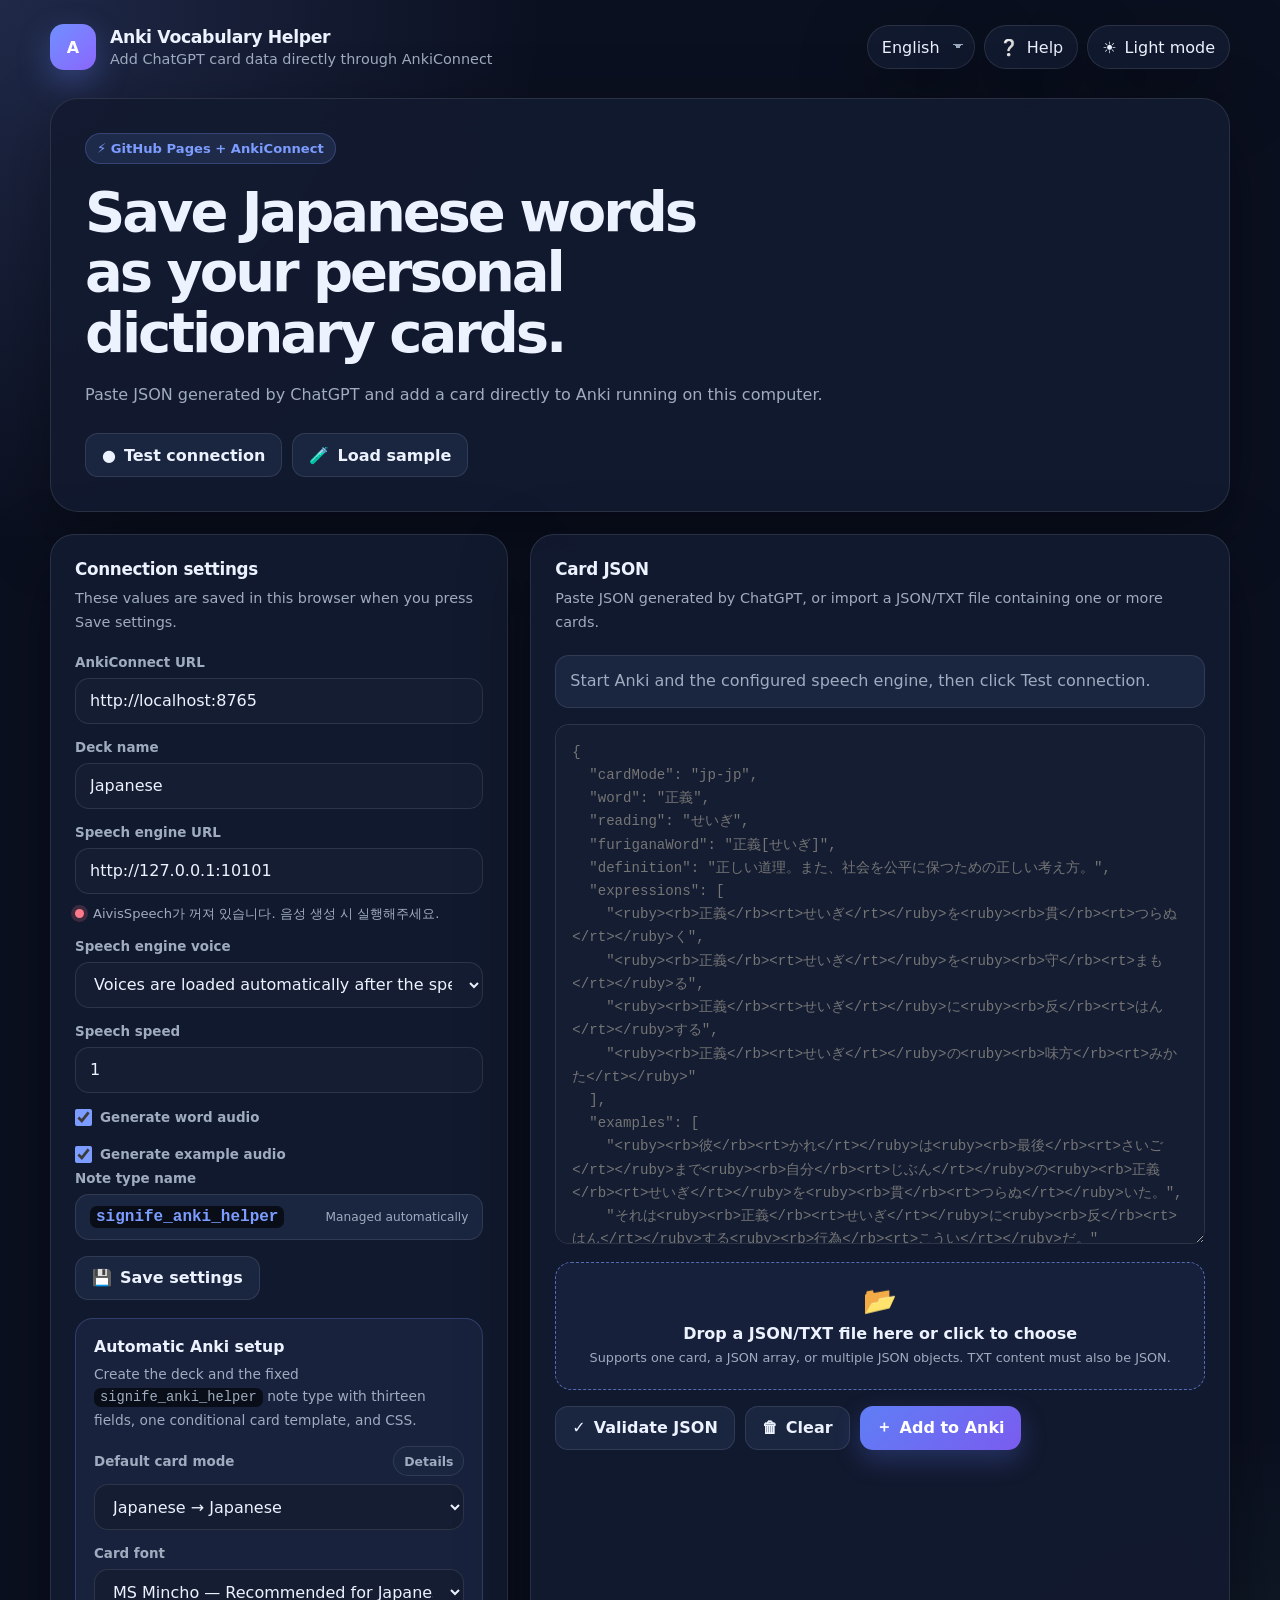
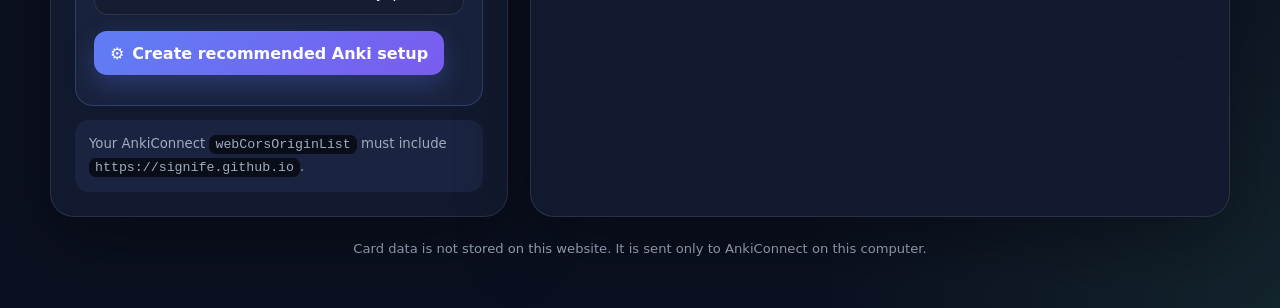
<file: index.html>
<!DOCTYPE html>
<html lang="en" data-theme="dark">
<head>
  <meta charset="UTF-8" />
  <meta name="viewport" content="width=device-width, initial-scale=1.0" />
  <meta name="color-scheme" content="dark light" />
  <title>Anki Vocabulary Helper</title>

  <link rel="stylesheet" href="./css/style.css" />

</head>

<body>
  <main class="page-shell">
    <header class="topbar">
      <div class="brand">
        <div class="brand-mark">A</div>
        <div>
          <h1>Anki Vocabulary Helper</h1>
          <p data-i18n="brandSubtitle">Add ChatGPT card data directly through AnkiConnect</p>
        </div>
      </div>

      <div class="toolbar">
        <select id="languageSelect" class="toolbar-control" aria-label="Language">
          <option value="en">English</option>
          <option value="ko">한국어</option>
          <option value="ja">日本語</option>
          <option value="zh">中文</option>
        </select>

        <button id="helpBtn" class="toolbar-control" type="button">
          <span>❔</span>
          <span class="hide-mobile" data-i18n="help">Help</span>
        </button>

        <button id="themeToggle" class="toolbar-control" type="button" aria-label="Theme">
          <span id="themeIcon">☀️</span>
          <span id="themeLabel" class="hide-mobile">Light mode</span>
        </button>
      </div>
    </header>

    <section class="hero">
      <div class="hero-badge">⚡ GitHub Pages + AnkiConnect</div>
      <h2 data-i18n-html="heroTitle">Save Japanese words<br />as your personal dictionary cards.</h2>
      <p data-i18n="heroDescription">
        Paste JSON generated by ChatGPT and add a card directly to Anki running on this computer.
      </p>

      <div class="hero-actions">
        <button id="testConnectionBtn" class="btn btn-secondary connection-button" type="button">
          <span id="connectionIcon">●</span>
          <span data-i18n="testConnection">Test connection</span>
        </button>
        <button id="loadSampleBtn" class="btn btn-secondary" type="button">
          🧪 <span data-i18n="loadSample">Load sample</span>
        </button>
      </div>
    </section>

    <section class="grid">
      <aside class="card">
        <h3 data-i18n="connectionSettings">Connection settings</h3>
        <p class="card-description" data-i18n="settingsDescription">
          These values are saved in this browser when you press Save settings.
        </p>

        <div class="form-group">
          <label for="ankiUrl" data-i18n="ankiUrl">AnkiConnect URL</label>
          <input id="ankiUrl" type="text" value="http://localhost:8765" />
        </div>

        <div class="form-group">
          <label for="deckName" data-i18n="deckName">Deck name</label>
          <input id="deckName" type="text" value="Japanese" />
        </div>

        <div class="form-group">
          <label for="speechEngineUrl" data-i18n="speechEngineUrl">Speech engine URL</label>
          <input
            id="speechEngineUrl"
            type="text"
            value=""
            placeholder="Loaded from config.js"
            autocomplete="off"
          />
          <div id="speechEngineStatus" class="voicevox-status speech-engine-status">
            <span class="voicevox-dot"></span>
            <span id="speechEngineStatusText" data-i18n="speechEngineChecking">
              Checking the speech engine…
            </span>
          </div>
        </div>

        <div class="form-group">
          <label for="speechEngineSpeaker" data-i18n="speechEngineVoice">Speech engine voice</label>
          <select id="speechEngineSpeaker" class="form-select">
            <option value="" data-i18n="speechEngineVoicePlaceholder">
              Voices are loaded automatically after the speech engine starts
            </option>
          </select>
        </div>

        <div class="form-group">
          <label for="speechEngineSpeed" data-i18n="speechSpeed">Speech speed</label>
          <input id="speechEngineSpeed" type="number" min="0.5" max="2" step="0.05" value="1" />
        </div>

        <div class="checkbox-row">
          <label class="checkbox-item">
            <input id="generateWordAudio" type="checkbox" checked />
            <span>Generate word audio</span>
          </label>
          <label class="checkbox-item">
            <input id="generateExampleAudio" type="checkbox" checked />
            <span>Generate example audio</span>
          </label>
        </div>

        <div class="form-group">
          <label data-i18n="modelName">Note type name</label>
          <div class="system-value">
            <code>signife_anki_helper</code>
            <span data-i18n="managedAutomatically">Managed automatically</span>
          </div>
        </div>

        <div class="button-row">
          <button id="saveSettingsBtn" class="btn btn-secondary" type="button">
            💾 <span data-i18n="saveSettings">Save settings</span>
          </button>
        </div>

        <div class="setup-box">
          <h4 data-i18n="automaticSetupTitle">Automatic Anki setup</h4>
          <p data-i18n-html="automaticSetupDescription">
            Create the deck and the fixed <code>signife_anki_helper</code> note type with thirteen fields, one conditional card template, and CSS.
          </p>

          <div class="form-group">
            <div class="label-row">
              <label for="cardMode" data-i18n="cardMode">Default card mode</label>

              <div class="details-wrap">
                <button class="details-button" type="button" data-i18n="details">Details</button>

                <div class="archetype-tooltip">
                  <h5 id="modeTooltipTitle">Japanese → Japanese</h5>
                  <p class="card-mode-help" data-i18n="cardModeHelp">
                    Each card uses CardMode: jp-jp shows the Japanese definition; jp-native shows the native-language meaning.
                  </p>

                  <div class="archetype-diagram">
                    <div class="archetype-card">
                      <strong data-i18n="front">Front</strong>
                      <div data-i18n-html="frontDiagram">Japanese word<br>Clickable kanji</div>
                    </div>

                    <div class="archetype-arrow">→</div>

                    <div class="archetype-card">
                      <strong data-i18n="back">Back</strong>
                      <div id="modeBackDiagram">
                        Japanese definition<br>
                        Expressions · Examples<br>
                        Synonyms
                      </div>
                    </div>
                  </div>
                </div>
              </div>
            </div>

            <select id="cardMode" class="form-select">
              <option value="jp-jp">Japanese → Japanese</option>
              <option value="jp-native">Japanese → My language</option>
            </select>
          </div>

          <div class="form-group">
            <label for="cardFont" data-i18n="cardFont">Card font</label>
            <select id="cardFont" class="form-select">
              <optgroup label="Recommended">
                <option value="ms-mincho" selected>MS Mincho — Recommended for Japanese</option>
              </optgroup>
              <optgroup label="Japanese">
                <option value="yu-mincho">Yu Mincho</option>
                <option value="meiryo">Meiryo</option>
                <option value="yu-gothic">Yu Gothic</option>
              </optgroup>
              <optgroup label="Korean">
                <option value="malgun-gothic">Malgun Gothic</option>
                <option value="batang">Batang</option>
              </optgroup>
              <optgroup label="Chinese">
                <option value="microsoft-yahei">Microsoft YaHei</option>
                <option value="simsun">SimSun</option>
              </optgroup>
              <optgroup label="English">
                <option value="segoe-ui">Segoe UI</option>
                <option value="arial">Arial</option>
                <option value="times-new-roman">Times New Roman</option>
              </optgroup>
            </select>
          </div>

          <button id="createSetupBtn" class="btn btn-primary" type="button">
            ⚙ <span data-i18n="createSetup">Create recommended Anki setup</span>
          </button>

          <div id="setupProgress" class="setup-progress" hidden>
            <div class="setup-progress-track">
              <div id="setupProgressBar" class="setup-progress-bar"></div>
            </div>
            <div id="setupProgressText" class="setup-progress-text">Ready</div>
          </div>

          <div id="setupResult" class="setup-result"></div>
        </div>

        <div class="mini-note" data-i18n-html="corsNote">
          Your AnkiConnect <code>webCorsOriginList</code> must include
          <code>https://signife.github.io</code>.
        </div>

        <div id="preview" class="preview" hidden>
          <div class="preview-header" data-i18n="cardPreview">Card preview</div>
          <div class="preview-body">
            <div id="previewWord" class="preview-word"></div>
            <div id="previewReading" class="preview-reading"></div>

            <div id="previewDefinitionSection" class="preview-section">
              <strong>Definition</strong>
              <div id="previewDefinition"></div>
            </div>

            <div id="previewNativeSection" class="preview-section">
              <strong data-i18n="nativeMeaning">Native meaning</strong>
              <div id="previewNativeMeaning"></div>
            </div>

            <div class="preview-section">
              <strong>Expressions</strong>
              <ul id="previewExpressions"></ul>
            </div>

            <div class="preview-section">
              <strong>Examples</strong>
              <ul id="previewExamples"></ul>
            </div>

            <div class="preview-section">
              <strong>Synonyms</strong>
              <ul id="previewSynonyms"></ul>
            </div>
          </div>
        </div>
      </aside>

      <section class="card">
        <h3 data-i18n="cardJson">Card JSON</h3>
        <p class="card-description" data-i18n="jsonDescription">
          Paste the JSON generated by ChatGPT. It will be validated automatically and previewed.
        </p>

        <div id="status" class="status status-inline" data-i18n="initialStatus" role="status" aria-live="polite">
          Start Anki and the configured speech engine, then check the connections.
        </div>

        <textarea id="jsonInput" spellcheck="false"></textarea>

        <div
          id="fileDropZone"
          class="file-drop-zone"
          role="button"
          tabindex="0"
          aria-controls="cardFileInput"
        >
          <input id="cardFileInput" type="file" accept=".json,.txt,application/json,text/plain" hidden />
          <span class="file-drop-icon">📂</span>
          <span class="file-drop-title" data-i18n="fileDropTitle">Drop a JSON/TXT file here or click to choose</span>
          <span class="file-drop-help" data-i18n="fileDropHelp">Supports one card, a JSON array, or multiple JSON objects. TXT content must also be JSON.</span>
        </div>
        <div id="fileInfo" class="file-info" hidden></div>

        <div class="button-row">
          <button id="validateBtn" class="btn btn-secondary" type="button">
            ✓ <span data-i18n="validateJson">Validate JSON</span>
          </button>
          <button id="clearBtn" class="btn btn-secondary" type="button">
            🗑 <span data-i18n="clear">Clear</span>
          </button>
          <button id="addBtn" class="btn btn-primary" type="button">
            <span id="addButtonIcon">＋</span>
            <span data-i18n="addToAnki">Add to Anki</span>
          </button>
        </div>
      </section>
    </section>

    <footer class="footer" data-i18n="privacyNote">
      Card data is not stored on this website. It is sent only to AnkiConnect on this computer.
    </footer>
  </main>

  <div id="operationModal" class="modal-backdrop" hidden>
    <section class="operation-dialog" role="dialog" aria-modal="true" aria-labelledby="operationTitle">
      <div id="operationSpinner" class="operation-spinner"></div>
      <div id="operationResultIcon" class="operation-result-icon" hidden></div>
      <h2 id="operationTitle">Adding card</h2>
      <p id="operationMessage">Preparing…</p>

      <div id="operationProgress" class="operation-progress" hidden>
        <div class="operation-progress-track">
          <div id="operationProgressBar" class="operation-progress-bar"></div>
        </div>
        <div id="operationProgressText" class="operation-progress-text">0%</div>
      </div>

    <pre id="operationDetails" class="operation-details" hidden></pre>
      <button id="operationCloseBtn" class="btn btn-secondary" type="button" hidden data-i18n="close">Close</button>
    </section>
  </div>

  <div id="helpModal" class="modal-backdrop" hidden>
    <section class="modal" role="dialog" aria-modal="true" aria-labelledby="helpTitle">
      <header class="modal-header">
        <h2 id="helpTitle" data-i18n="howToUse">How do I use this?</h2>
        <button id="closeHelpBtn" class="modal-close" type="button" aria-label="Close">✕</button>
      </header>

      <div class="modal-body">
        <div class="help-step">
          <div class="step-number">1</div>
          <div>
            <h3 data-i18n="helpStep1Title">Install Anki and AnkiConnect</h3>
            <p data-i18n="helpStep1Body">Install desktop Anki, then install the AnkiConnect add-on and restart Anki.</p>
            <div class="help-actions">
              <button id="openAnkiConnectBtn" class="btn btn-secondary" type="button" data-i18n="openAnkiConnect">Open AnkiConnect page</button>
              <button id="copyAnkiConnectCodeBtn" class="btn btn-secondary" type="button" data-i18n="copyAddonCode">Copy add-on code 2055492159</button>
            </div>
          </div>
        </div>

        <div class="help-step">
          <div class="step-number">2</div>
          <div>
            <h3 data-i18n="helpStep2Title">Allow this website in AnkiConnect</h3>
            <p data-i18n="helpStep2Body">Open Anki → Tools → Add-ons → AnkiConnect → Config. Add this GitHub Pages origin to webCorsOriginList, save, and restart Anki.</p>
            <div class="code-block">
              <button id="copyCorsBtn" class="copy-code" type="button" data-i18n="copy">Copy</button>
              <pre id="corsCode">{
  "webCorsOriginList": [
    "http://localhost",
    "https://signife.github.io"
  ]
}</pre>
            </div>
          </div>
        </div>

        <div class="help-step">
          <div class="step-number">3</div>
          <div>
            <h3 data-i18n="helpStep3Title">Install the speech engine</h3>
            <p data-i18n="helpStep3Body">Install the configured speech engine, launch it once, and add the voices you want to use.</p>
            <div class="help-actions">
              <button id="openSpeechEngineBtn" class="btn btn-secondary" type="button" data-i18n="openSpeechEngine">
                Open speech engine website
              </button>
            </div>
          </div>
        </div>

        <div class="help-step">
          <div class="step-number">4</div>
          <div>
            <h3 data-i18n="helpStep4Title">Allow this website in the speech engine</h3>
            <p data-i18n="helpStep4Body">Open the configured speech engine settings and allow https://signife.github.io when required.</p>
            <div class="help-actions">
              <button id="openSpeechEngineSettingBtn" class="btn btn-secondary" type="button" data-i18n="openSpeechEngineSetting">
                Open speech engine settings
              </button>
              <button id="copyOriginBtn" class="btn btn-secondary" type="button" data-i18n="copyOrigin">Copy https://signife.github.io</button>
            </div>
          </div>
        </div>

        <div class="help-step">
          <div class="step-number">5</div>
          <div>
            <h3 data-i18n="helpStep5Title">Start Anki and the speech engine</h3>
            <p data-i18n="helpStep5Body">When adding cards with audio, keep both desktop Anki and the configured speech engine running. A green check means both are ready.</p>
          </div>
        </div>

        <div class="help-step">
          <div class="step-number">6</div>
          <div>
            <h3 data-i18n="helpStep6Title">Create the recommended Anki setup once</h3>
            <p data-i18n="helpStep6Body">Choose the deck, card mode, font, voice, and speed. Press Create recommended Anki setup. It creates the signife_anki_helper note type with 18 fields and its templates.</p>
          </div>
        </div>

        <div class="help-step">
          <div class="step-number">7</div>
          <div>
            <h3 data-i18n="helpStep7Title">Ask GPT for card JSON</h3>
            <p data-i18n="helpStep7Body">Ask GPT to return only one card as valid JSON. reading and exampleReadings should contain full hiragana pronunciations so the speech engine does not misread kanji.</p>
            <div class="help-actions">
              <button id="copyPromptBtn" class="btn btn-secondary" type="button" data-i18n="copyPrompt">Copy GPT prompt</button>
            </div>
          </div>
        </div>

        <div class="help-step">
          <div class="step-number">8</div>
          <div>
            <h3 data-i18n="helpStep8Title">Paste the JSON and add the card</h3>
            <p data-i18n="helpStep8Body">Paste JSON or choose/drop a JSON/TXT file. A file may contain one card, a JSON array, or multiple JSON objects. Press Add to Anki; cards are processed one at a time and failures are listed at the end.</p>
          </div>
        </div>
      </div>
    </section>
  </div>

  <script type="module" src="./js/app.js"></script>

</body>
</html>
</file>
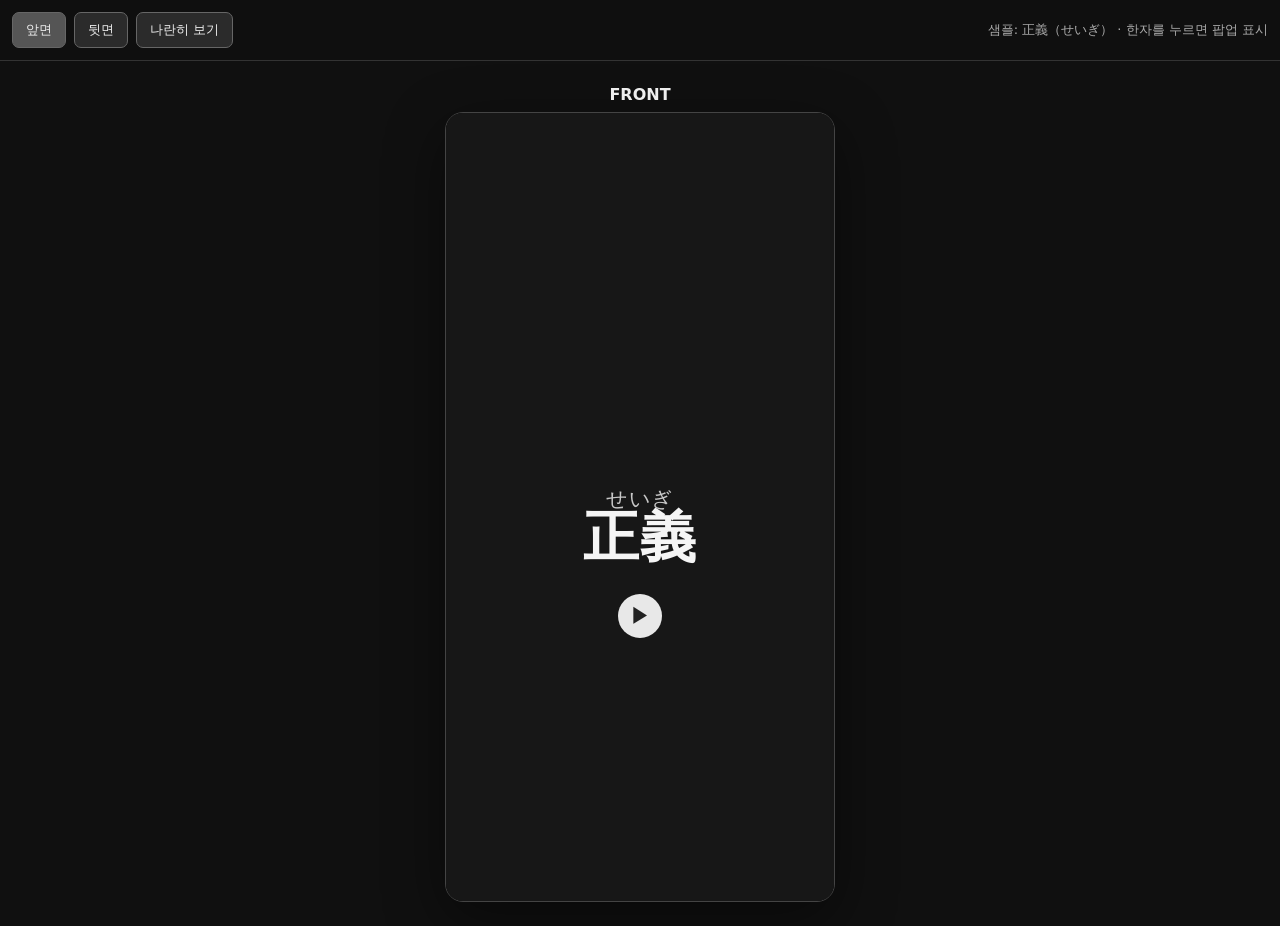
<file: js/templates_preview.html>
<!doctype html><html lang="ko"><head><meta charset="utf-8"><meta name="viewport" content="width=device-width,initial-scale=1"><title>Anki templates.js 미리보기</title><style>
:root {
  --card-bg: #121212;
  --top-bg: #171717;
  --panel-bg: #2b2b2b;
  --panel-line: rgba(255, 255, 255, 0.12);
  --text-main: #f5f5f5;
  --text-muted: #c7c7c7;
  --text-dim: #9d9d9d;
  --popup-bg: rgba(24, 24, 24, 0.88);
  --popup-border: rgba(255, 255, 255, 0.2);
}

* {
  box-sizing: border-box;
}

html,
body {
  width: 100%;
  min-height: 100%;
  margin: 0;
  padding: 0;
  background: var(--card-bg);
}

.card {
  margin: 0;
  padding: 0;
  background: var(--card-bg);
  color: var(--text-main);
  font-family: "Yu Mincho", "Noto Serif JP", "MS Mincho", serif;
  text-align: left;
  -webkit-font-smoothing: antialiased;
  text-rendering: optimizeLegibility;
}

.card-shell {
  position: relative;
  width: 100%;
  min-height: 100vh;
  overflow: hidden;
  background: var(--card-bg);
  color: var(--text-main);
}

.front-stage {
  min-height: 100vh;
  display: flex;
  flex-direction: column;
  align-items: center;
  justify-content: center;
  gap: 22px;
  padding: 32px 22px;
  background: var(--top-bg);
}

.answer-top {
  display: flex;
  flex-direction: column;
  align-items: center;
  justify-content: flex-start;
  gap: 18px;
  padding: 42px 24px 30px;
  background: var(--top-bg);
}

.word-block {
  width: 100%;
  display: flex;
  justify-content: center;
  align-items: center;
  text-align: center;
  line-height: 1.15;
}

.card-front .word-ruby,
.card-back .word-ruby {
  display: inline-ruby;
  margin: 0;
  color: var(--text-main);
  font-family: "Yu Mincho", "Noto Serif JP", "MS Mincho", serif;
  font-size: 56px;
  font-weight: 600;
  line-height: 1.2;
  letter-spacing: 0.02em;
  white-space: normal;
  overflow-wrap: anywhere;
}

.word-ruby rt {
  color: var(--text-muted);
  font-family: "Yu Mincho", "Noto Serif JP", "MS Mincho", serif;
  font-size: 0.38em;
  font-weight: 500;
  line-height: 1.15;
  letter-spacing: 0.04em;
  text-align: center;
}

.word-character {
  display: inline;
  font: inherit;
  line-height: inherit;
  letter-spacing: inherit;
  color: inherit;
}

.kanji-character {
  appearance: none;
  -webkit-appearance: none;
  margin: 0;
  padding: 0;
  border: 0;
  border-radius: 0;
  background: transparent;
  cursor: pointer;
  text-decoration: none;
  -webkit-tap-highlight-color: transparent;
}

.kanji-character:active,
.kanji-character:focus-visible {
  opacity: 0.7;
  outline: none;
}

.audio-row {
  width: 100%;
  min-height: 32px;
  display: flex;
  align-items: center;
  justify-content: center;
  text-align: center;
}

.audio-row:empty {
  display: none;
}

.replay-button,
.replaybutton,
.soundLink,
a.replay-button {
  display: inline-flex !important;
  align-items: center;
  justify-content: center;
  margin: 0 auto !important;
  color: var(--text-main) !important;
  filter: grayscale(1) brightness(1.3);
  opacity: 0.9;
}

.replay-button svg,
.replaybutton svg,
.soundLink svg {
  width: 30px !important;
  height: 30px !important;
}

.meaning-divider {
  width: min(680px, 86vw);
  height: 1px;
  margin-top: 2px;
  background: rgba(255, 255, 255, 0.22);
}

.meaning-area {
  width: min(820px, 92vw);
  min-height: 56px;
  display: flex;
  align-items: center;
  justify-content: center;
}

.meaning-text {
  width: 100%;
  color: #ffffff;
  font-family: "Yu Mincho", "Noto Serif JP", "MS Mincho", serif;
  font-size: clamp(25px, 3.5vw, 38px);
  font-weight: 600;
  line-height: 1.55;
  text-align: center;
  white-space: normal;
  overflow-wrap: anywhere;
}

.meaning-text[hidden] {
  display: none !important;
}

.detail-panel {
  width: 100%;
  max-height: 48vh;
  overflow-x: hidden;
  overflow-y: auto;
  padding: 8px 20px 28px;
  background: var(--panel-bg);
  color: var(--text-muted);
  border-top: 1px solid var(--panel-line);
  scrollbar-width: thin;
  scrollbar-color: #777 transparent;
}

.detail-panel:empty {
  display: none;
}

.detail-panel::-webkit-scrollbar {
  width: 7px;
}

.detail-panel::-webkit-scrollbar-thumb {
  background: #707070;
  border-radius: 999px;
}

.detail-section {
  width: min(900px, 100%);
  margin: 0 auto;
  padding: 22px 4px;
  border-bottom: 1px solid var(--panel-line);
}

.detail-section:last-child {
  border-bottom: 0;
}

.detail-content {
  color: var(--text-muted);
  font-family: "Yu Mincho", "Noto Serif JP", "MS Mincho", serif;
  font-size: 20px;
  font-weight: 400;
  line-height: 1.75;
  text-align: left;
  white-space: normal;
  overflow-wrap: anywhere;
}

.detail-content br + br {
  line-height: 2.15;
}

.examples-audio {
  margin-top: 14px;
}

.kanji-popup {
  position: absolute;
  z-index: 1000;
  width: min(330px, calc(100vw - 20px));
  max-height: 42vh;
  overflow-y: auto;
  padding: 15px 16px;
  border: 1px solid var(--popup-border);
  border-radius: 12px;
  background: var(--popup-bg);
  color: var(--text-main);
  box-shadow: 0 12px 28px rgba(0, 0, 0, 0.38);
  backdrop-filter: blur(8px);
  -webkit-backdrop-filter: blur(8px);
}

.kanji-popup[hidden] {
  display: none !important;
}

.kanji-popup-title {
  display: block;
  margin: 0 0 10px;
  color: #ffffff;
  font-family: "Yu Mincho", "Noto Serif JP", "MS Mincho", serif;
  font-size: 32px;
  font-weight: 700;
  line-height: 1;
  text-align: center;
}

.kanji-popup-content {
  color: var(--text-muted);
  font-size: 14px;
  line-height: 1.55;
}

.kanji-popup-row {
  display: flex;
  align-items: flex-start;
  gap: 8px;
  padding: 5px 0;
  border-top: 1px solid rgba(255, 255, 255, 0.08);
}

.kanji-popup-row:first-child {
  border-top: 0;
}

.kanji-popup-label {
  flex: 0 0 auto;
  min-width: 42px;
  color: var(--text-dim);
  font-weight: 600;
}

.kanji-popup-value {
  flex: 1 1 auto;
  min-width: 0;
  color: var(--text-main);
  overflow-wrap: anywhere;
}

.template-source {
  display: none !important;
}

.nightMode .card,
.night_mode .card,
.mobile .card {
  background: var(--card-bg);
  color: var(--text-main);
}

@media (max-width: 640px) {
  .front-stage {
    gap: 18px;
    padding: 24px 16px;
  }

  .answer-top {
    gap: 15px;
    padding: 34px 16px 24px;
  }

  .card-front .word-ruby,
  .card-back .word-ruby {
    font-size: 44px;
  }

  .meaning-text {
    font-size: 25px;
    line-height: 1.5;
  }

  .detail-panel {
    max-height: 50vh;
    padding: 6px 16px 24px;
  }

  .detail-section {
    padding: 18px 2px;
  }

  .detail-content {
    font-size: 18px;
    line-height: 1.7;
  }

  .kanji-popup {
    padding: 13px 14px;
  }
}

@media (max-height: 680px) {
  .answer-top {
    padding-top: 25px;
    padding-bottom: 20px;
  }

  .detail-panel {
    max-height: 44vh;
  }
}


:root{color-scheme:dark}body.preview-page{min-height:100vh;height:auto;overflow:auto;background:#101010;color:#eee;font-family:system-ui,-apple-system,"Segoe UI",sans-serif}.preview-toolbar{position:sticky;top:0;z-index:10000;display:flex;flex-wrap:wrap;gap:8px;align-items:center;padding:12px;background:rgba(16,16,16,.96);border-bottom:1px solid #333}.preview-toolbar button{padding:8px 13px;border:1px solid #666;border-radius:7px;color:#eee;background:#2b2b2b;cursor:pointer}.preview-toolbar button.active{background:#555}.preview-toolbar .note{margin-left:auto;color:#aaa;font-size:13px}.preview-stage{display:grid;place-items:center;padding:24px}.device{width:min(390px,calc(100vw - 32px));height:min(844px,calc(100vh - 110px));min-height:600px;border:1px solid #444;border-radius:18px;overflow:hidden;box-shadow:0 18px 60px rgba(0,0,0,.45);background:#121212}.device .card{width:100%;height:100%}.preview-side-by-side{grid-template-columns:repeat(2,minmax(320px,390px));align-items:start;gap:22px}.preview-side-by-side .device{width:100%;height:760px}.preview-label{margin-bottom:8px;text-align:center;font-weight:700}.panel{display:none}.panel.active{display:block}.preview-side-by-side .panel{display:block}.mock-audio{display:inline-grid;place-items:center;width:44px;height:44px;border:0;border-radius:50%;color:#222;background:#e8e8e8;font-size:21px}@media(max-width:830px){.preview-side-by-side{grid-template-columns:1fr}.preview-side-by-side .device{width:min(390px,calc(100vw - 32px));height:760px}.preview-toolbar .note{width:100%;margin-left:0}}
</style></head><body class="preview-page"><div class="preview-toolbar"><button id="frontBtn" class="active">앞면</button><button id="backBtn">뒷면</button><button id="bothBtn">나란히 보기</button><span class="note">샘플: 正義（せいぎ） · 한자를 누르면 팝업 표시</span></div><div id="stage" class="preview-stage"><section id="frontPanel" class="panel active"><div class="preview-label">FRONT</div><div class="device"><div class="card"><div class="card-shell card-front"><main class="front-stage"><div class="word-block"><ruby class="word-ruby"><rb>正義</rb><rt>せいぎ</rt></ruby></div><div class="audio-row word-audio"><button class="mock-audio" type="button">▶</button></div></main></div></div></div></section><section id="backPanel" class="panel"><div class="preview-label">BACK</div><div class="device"><div class="card"><div id="jlptCard" class="card-shell card-back" data-card-mode="jp-native"><section class="answer-top"><div class="word-block"><ruby class="word-ruby"><rb id="backWordCharacters"><span class="word-character"><button class="word-character kanji-character" data-kanji="正" type="button">正</button></span><span class="word-character"><button class="word-character kanji-character" data-kanji="義" type="button">義</button></span></rb><rt>せいぎ</rt></ruby></div><div class="audio-row word-audio"><button class="mock-audio" type="button">▶</button></div><div class="meaning-divider"></div><div class="meaning-area"><div class="meaning-text meaning-native">정의, 올바른 도리</div></div></section><section class="detail-panel"><article class="detail-section examples-section"><div class="detail-content"><ul><li><ruby>彼<rt>かれ</rt></ruby>は<ruby>最後<rt>さいご</rt></ruby>まで<ruby>正義<rt>せいぎ</rt></ruby>を<ruby>貫<rt>つらぬ</rt></ruby>いた。<br>그는 마지막까지 정의를 관철했다.</li><li><ruby>正義<rt>せいぎ</rt></ruby>のために<ruby>声<rt>こえ</rt></ruby>を<ruby>上<rt>あ</rt></ruby>げる。<br>정의를 위해 목소리를 높이다.</li></ul></div><div class="audio-row examples-audio"><button class="mock-audio" type="button">▶</button></div></article><article class="detail-section expressions-section"><div class="detail-content"><ul><li>正義を貫く</li><li>正義感が強い</li></ul></div></article><article class="detail-section synonyms-section"><div class="detail-content"><ul><li>公正（こうせい）</li><li>正当（せいとう）</li></ul></div></article></section><div id="kanjiPopup" class="kanji-popup" hidden><strong id="kanjiPopupTitle" class="kanji-popup-title"></strong><div id="kanjiPopupContent" class="kanji-popup-content"></div></div></div></div></div></section></div><script>
(()=>{const stage=document.getElementById('stage'),fp=document.getElementById('frontPanel'),bp=document.getElementById('backPanel');const bs={front:document.getElementById('frontBtn'),back:document.getElementById('backBtn'),both:document.getElementById('bothBtn')};function mode(m){Object.values(bs).forEach(b=>b.classList.remove('active'));bs[m].classList.add('active');stage.classList.toggle('preview-side-by-side',m==='both');fp.classList.toggle('active',m==='front'||m==='both');bp.classList.toggle('active',m==='back'||m==='both')}bs.front.onclick=()=>mode('front');bs.back.onclick=()=>mode('back');bs.both.onclick=()=>mode('both');const popup=document.getElementById('kanjiPopup'),title=document.getElementById('kanjiPopupTitle'),content=document.getElementById('kanjiPopupContent');const info={正:'음독: セイ、ショウ\n훈독: ただしい、ただす\n의미: 바르다, 바로잡다',義:'음독: ギ\n의미: 옳음, 도리, 의리'};function hide(){popup.hidden=true}document.querySelectorAll('.kanji-character').forEach(btn=>btn.onclick=e=>{e.stopPropagation();title.textContent=btn.dataset.kanji;content.textContent=info[btn.dataset.kanji];popup.hidden=false;const r=btn.getBoundingClientRect();popup.style.left=Math.max(10,Math.min(r.left+r.width/2-165,innerWidth-340))+'px';popup.style.top=(r.bottom+10)+'px'});document.addEventListener('click',hide);popup.addEventListener('click',e=>e.stopPropagation())})();
</script></body></html>
</file>
<file: css/style.css>
:root {
  --bg: #0b1020;
  --surface: rgba(19, 27, 48, 0.92);
  --surface-strong: #151d32;
  --surface-soft: #1a2540;
  --text: #edf2ff;
  --muted: #9facbf;
  --border: rgba(255,255,255,.10);
  --primary: #7c9cff;
  --success: #5dd39e;
  --danger: #ff7b8b;
  --warning: #f4c95d;
  --shadow: 0 24px 70px rgba(0,0,0,.35);
  --code-bg: #080d18;
  --overlay: rgba(2,6,16,.76);
}

html[data-theme="light"] {
  --bg: #eef3fb;
  --surface: rgba(255,255,255,.92);
  --surface-strong: #ffffff;
  --surface-soft: #f4f7fc;
  --text: #192236;
  --muted: #647089;
  --border: rgba(21,33,58,.12);
  --primary: #315fe8;
  --success: #188a5a;
  --danger: #ce334d;
  --warning: #a96f00;
  --shadow: 0 24px 70px rgba(41,65,110,.16);
  --code-bg: #edf2f9;
  --overlay: rgba(27,39,64,.45);
}

* { box-sizing: border-box; }

body {
  margin: 0;
  min-height: 100vh;
  color: var(--text);
  background:
    radial-gradient(circle at top left, rgba(124,156,255,.18), transparent 34rem),
    radial-gradient(circle at bottom right, rgba(93,211,158,.10), transparent 30rem),
    var(--bg);
  font-family:
    Inter, Pretendard, "Noto Sans KR", "Noto Sans JP",
    "Microsoft YaHei", system-ui, -apple-system, BlinkMacSystemFont,
    "Segoe UI", sans-serif;
  transition: background .25s ease, color .25s ease;
}

body.modal-open { overflow: hidden; }

button, input, textarea, select { font: inherit; }
button { border: 0; }

.page-shell {
  width: min(1180px, calc(100% - 32px));
  margin: 0 auto;
  padding: 24px 0 56px;
}

.topbar {
  display: flex;
  align-items: center;
  justify-content: space-between;
  gap: 18px;
  margin-bottom: 28px;
}

.brand {
  display: flex;
  align-items: center;
  gap: 14px;
  min-width: 0;
}

.brand-mark {
  width: 46px;
  height: 46px;
  flex: 0 0 auto;
  border-radius: 14px;
  display: grid;
  place-items: center;
  color: white;
  font-weight: 800;
  background: linear-gradient(135deg, #6f8fff, #8e68ff);
  box-shadow: 0 12px 32px rgba(106,133,255,.34);
}

.brand h1 {
  margin: 0;
  font-size: 1.08rem;
  letter-spacing: -.02em;
}

.brand p {
  margin: 4px 0 0;
  color: var(--muted);
  font-size: .9rem;
}

.toolbar {
  display: flex;
  align-items: center;
  gap: 9px;
  flex-wrap: wrap;
  justify-content: flex-end;
}

.toolbar-control {
  min-height: 44px;
  border: 1px solid var(--border);
  border-radius: 999px;
  padding: 0 14px;
  color: var(--text);
  background: var(--surface);
  backdrop-filter: blur(18px);
  cursor: pointer;
  display: inline-flex;
  align-items: center;
  justify-content: center;
  gap: 8px;
  box-shadow: var(--shadow);
  transition: transform .16s ease, background .2s ease;
}

.toolbar-control:hover {
  transform: translateY(-1px);
  background: var(--surface-soft);
}

select.toolbar-control {
  appearance: none;
  padding-right: 34px;
  background-image:
    linear-gradient(45deg, transparent 50%, var(--muted) 50%),
    linear-gradient(135deg, var(--muted) 50%, transparent 50%);
  background-position:
    calc(100% - 16px) 18px,
    calc(100% - 11px) 18px;
  background-size: 5px 5px, 5px 5px;
  background-repeat: no-repeat;
}

.hero, .card {
  border: 1px solid var(--border);
  background: var(--surface);
  backdrop-filter: blur(22px);
  box-shadow: var(--shadow);
}

.hero {
  border-radius: 28px;
  padding: 34px;
  margin-bottom: 22px;
}

.hero-badge {
  display: inline-flex;
  align-items: center;
  gap: 8px;
  margin-bottom: 18px;
  padding: 7px 11px;
  border-radius: 999px;
  color: var(--primary);
  background: rgba(124,156,255,.12);
  border: 1px solid rgba(124,156,255,.24);
  font-size: .82rem;
  font-weight: 700;
}

.hero h2 {
  margin: 0;
  max-width: 760px;
  font-size: clamp(2rem, 5vw, 3.5rem);
  line-height: 1.08;
  letter-spacing: -.055em;
}

.hero p {
  margin: 18px 0 0;
  max-width: 740px;
  color: var(--muted);
  font-size: 1rem;
  line-height: 1.75;
}

.hero-actions, .button-row {
  display: flex;
  flex-wrap: wrap;
  gap: 10px;
}

.hero-actions { margin-top: 24px; }
.button-row { margin-top: 16px; }

.grid {
  display: grid;
  grid-template-columns: .95fr 1.45fr;
  gap: 22px;
}

.card {
  border-radius: 24px;
  padding: 24px;
}

.card h3 {
  margin: 0 0 8px;
  font-size: 1.05rem;
  letter-spacing: -.02em;
}

.card-description {
  margin: 0 0 20px;
  color: var(--muted);
  font-size: .9rem;
  line-height: 1.65;
}

.form-group { margin-bottom: 16px; }

.label-row {
  display: flex;
  align-items: center;
  justify-content: space-between;
  gap: 12px;
  margin-bottom: 8px;
}

label {
  display: block;
  margin-bottom: 8px;
  font-size: .84rem;
  font-weight: 700;
  color: var(--muted);
}

.label-row label { margin: 0; }

input, textarea, .form-select {
  width: 100%;
  border: 1px solid var(--border);
  border-radius: 14px;
  outline: none;
  color: var(--text);
  background: var(--surface-strong);
  transition: border-color .18s ease, box-shadow .18s ease;
}

input, .form-select {
  height: 46px;
  padding: 0 14px;
}

.form-select {
  cursor: pointer;
}

textarea {
  min-height: 520px;
  resize: vertical;
  padding: 16px;
  line-height: 1.65;
  tab-size: 2;
  font-family: "JetBrains Mono", "SFMono-Regular", Consolas, monospace;
  font-size: .88rem;
}

input:focus, textarea:focus, .form-select:focus {
  border-color: var(--primary);
  box-shadow: 0 0 0 4px rgba(124,156,255,.13);
}

.btn {
  min-height: 44px;
  padding: 0 16px;
  border-radius: 13px;
  cursor: pointer;
  font-weight: 750;
  display: inline-flex;
  align-items: center;
  justify-content: center;
  gap: 8px;
  transition: transform .15s ease, opacity .15s ease;
}

.btn:hover { transform: translateY(-1px); }

.btn:disabled {
  cursor: not-allowed;
  opacity: .58;
  transform: none;
}

.btn-primary {
  color: white;
  background: linear-gradient(135deg, #5f7ef5, #7a5cef);
  box-shadow: 0 10px 26px rgba(94,116,240,.28);
}

.btn-secondary {
  color: var(--text);
  background: var(--surface-soft);
  border: 1px solid var(--border);
}

.status {
  margin-top: 16px;
  min-height: 50px;
  border-radius: 14px;
  padding: 13px 14px;
  border: 1px solid var(--border);
  background: var(--surface-soft);
  color: var(--muted);
  line-height: 1.55;
  white-space: pre-wrap;
}

.status.success {
  color: var(--success);
  border-color: color-mix(in srgb, var(--success), transparent 60%);
}

.status.error {
  color: var(--danger);
  border-color: color-mix(in srgb, var(--danger), transparent 60%);
}

.status.warning {
  color: var(--warning);
  border-color: color-mix(in srgb, var(--warning), transparent 60%);
}

.status-inline {
  margin: 0 0 16px;
  min-height: 52px;
  display: flex;
  align-items: center;
}

.connection-button.connected {
  color: var(--success);
  border-color: color-mix(in srgb, var(--success), transparent 45%);
  background: color-mix(in srgb, var(--success), transparent 90%);
}

.connection-button.error {
  color: var(--danger);
  border-color: color-mix(in srgb, var(--danger), transparent 45%);
  background: color-mix(in srgb, var(--danger), transparent 90%);
}

.spin {
  display: inline-block;
  animation: spin .8s linear infinite;
}

@keyframes spin {
  to { transform: rotate(360deg); }
}

.operation-dialog {
  width: min(460px, 100%);
  padding: 30px 26px;
  border: 1px solid var(--border);
  border-radius: 24px;
  color: var(--text);
  background: var(--surface-strong);
  box-shadow: var(--shadow);
  text-align: center;
}

.operation-dialog h2 {
  margin: 16px 0 8px;
  font-size: 1.22rem;
}

.operation-dialog p {
  margin: 0;
  color: var(--muted);
  line-height: 1.65;
  white-space: pre-wrap;
}

.operation-spinner {
  width: 48px;
  height: 48px;
  margin: 0 auto;
  border: 4px solid var(--border);
  border-top-color: var(--primary);
  border-radius: 999px;
  animation: spin .8s linear infinite;
}

.operation-result-icon {
  width: 52px;
  height: 52px;
  margin: 0 auto;
  display: grid;
  place-items: center;
  border-radius: 999px;
  font-size: 1.6rem;
  font-weight: 900;
}

.operation-result-icon.success {
  color: var(--success);
  background: color-mix(in srgb, var(--success), transparent 88%);
  border: 1px solid color-mix(in srgb, var(--success), transparent 50%);
}

.operation-result-icon.error {
  color: var(--danger);
  background: color-mix(in srgb, var(--danger), transparent 88%);
  border: 1px solid color-mix(in srgb, var(--danger), transparent 50%);
}

.operation-details {
  max-height: 220px;
  overflow: auto;
  margin: 16px 0 0;
  padding: 12px;
  border: 1px solid var(--border);
  border-radius: 12px;
  color: var(--text);
  background: var(--code-bg);
  text-align: left;
  white-space: pre-wrap;
  overflow-wrap: anywhere;
  font-family: "JetBrains Mono", Consolas, monospace;
  font-size: .8rem;
  line-height: 1.55;
}

.help-actions {
  display: flex;
  flex-wrap: wrap;
  gap: 8px;
  margin-top: 12px;
}

.help-actions .btn {
  min-height: 38px;
  padding: 0 12px;
  font-size: .82rem;
}

.file-drop-zone {
  margin-top: 14px;
  padding: 22px 18px;
  border: 1.5px dashed color-mix(in srgb, var(--primary), transparent 38%);
  border-radius: 16px;
  color: var(--muted);
  background: color-mix(in srgb, var(--primary), transparent 94%);
  text-align: center;
  cursor: pointer;
  transition:
    border-color .18s ease,
    background .18s ease,
    transform .18s ease;
}

.file-drop-zone:hover,
.file-drop-zone:focus-visible,
.file-drop-zone.dragover {
  border-color: var(--primary);
  background: color-mix(in srgb, var(--primary), transparent 88%);
  transform: translateY(-1px);
  outline: none;
}

.file-drop-icon {
  display: block;
  margin-bottom: 7px;
  font-size: 1.7rem;
}

.file-drop-title {
  display: block;
  color: var(--text);
  font-weight: 800;
}

.file-drop-help {
  display: block;
  margin-top: 5px;
  font-size: .8rem;
  line-height: 1.5;
}

.file-info {
  margin-top: 10px;
  padding: 10px 12px;
  border: 1px solid var(--border);
  border-radius: 12px;
  color: var(--muted);
  background: var(--surface-soft);
  font-size: .82rem;
  line-height: 1.55;
  overflow-wrap: anywhere;
}

.mini-note {
  margin-top: 14px;
  padding: 13px 14px;
  border-radius: 14px;
  background: rgba(124,156,255,.08);
  color: var(--muted);
  font-size: .83rem;
  line-height: 1.65;
}

.voicevox-status {
  display: flex;
  align-items: center;
  gap: 9px;
  margin-top: 10px;
  color: var(--muted);
  font-size: .82rem;
  line-height: 1.45;
}

.voicevox-dot {
  width: 9px;
  height: 9px;
  flex: 0 0 auto;
  border-radius: 999px;
  background: var(--warning);
  box-shadow: 0 0 0 4px color-mix(in srgb, var(--warning), transparent 82%);
}

.voicevox-status.success .voicevox-dot {
  background: var(--success);
  box-shadow: 0 0 0 4px color-mix(in srgb, var(--success), transparent 82%);
}

.voicevox-status.error .voicevox-dot {
  background: var(--danger);
  box-shadow: 0 0 0 4px color-mix(in srgb, var(--danger), transparent 82%);
}

.checkbox-row {
  display: flex;
  flex-wrap: wrap;
  gap: 12px 18px;
  margin-top: 8px;
}

.checkbox-item {
  display: inline-flex;
  align-items: center;
  gap: 8px;
  color: var(--muted);
  font-size: .84rem;
  font-weight: 700;
}

.checkbox-item input {
  width: 17px;
  height: 17px;
  margin: 0;
  accent-color: var(--primary);
}


.system-value {
  min-height: 46px;
  display: flex;
  align-items: center;
  justify-content: space-between;
  gap: 12px;
  padding: 10px 14px;
  border: 1px solid var(--border);
  border-radius: 14px;
  background: var(--surface-soft);
}

.system-value code {
  color: var(--primary);
  font-weight: 800;
  overflow-wrap: anywhere;
}

.system-value span {
  color: var(--muted);
  font-size: .76rem;
  text-align: right;
}

.setup-box {
  margin-top: 18px;
  padding: 18px;
  border: 1px solid rgba(124,156,255,.24);
  border-radius: 18px;
  background: rgba(124,156,255,.07);
}

.setup-box h4 {
  margin: 0 0 7px;
  font-size: .98rem;
}

.setup-box p {
  margin: 0 0 15px;
  color: var(--muted);
  font-size: .86rem;
  line-height: 1.6;
}

.setup-result {
  margin-top: 12px;
  color: var(--muted);
  font-size: .84rem;
  line-height: 1.55;
  white-space: pre-wrap;
}

.details-wrap {
  position: relative;
  display: inline-flex;
  align-items: center;
}

.details-button {
  min-height: 30px;
  padding: 0 10px;
  border: 1px solid var(--border);
  border-radius: 999px;
  color: var(--muted);
  background: var(--surface-soft);
  cursor: help;
  font-size: .78rem;
  font-weight: 700;
}

.archetype-tooltip {
  position: absolute;
  right: 0;
  top: calc(100% + 10px);
  z-index: 30;
  width: min(380px, 82vw);
  padding: 15px;
  border: 1px solid var(--border);
  border-radius: 14px;
  color: var(--text);
  background: var(--surface-strong);
  box-shadow: var(--shadow);
  opacity: 0;
  visibility: hidden;
  transform: translateY(-4px);
  transition: opacity .16s ease, transform .16s ease, visibility .16s ease;
  pointer-events: none;
}

.details-wrap:hover .archetype-tooltip,
.details-wrap:focus-within .archetype-tooltip {
  opacity: 1;
  visibility: visible;
  transform: translateY(0);
}

.archetype-tooltip h5 {
  margin: 0 0 8px;
  font-size: .88rem;
}

.card-mode-help {
  margin: 0 0 12px;
  color: var(--muted);
  font-size: .76rem;
  line-height: 1.5;
}

.archetype-diagram {
  display: grid;
  grid-template-columns: 1fr auto 1fr;
  align-items: stretch;
  gap: 8px;
}

.archetype-card {
  min-height: 112px;
  padding: 11px;
  border: 1px solid var(--border);
  border-radius: 11px;
  background: var(--surface-soft);
  font-size: .76rem;
  line-height: 1.45;
}

.archetype-card strong {
  display: block;
  margin-bottom: 7px;
  color: var(--primary);
  font-size: .72rem;
  text-transform: uppercase;
  letter-spacing: .05em;
}

.archetype-arrow {
  display: grid;
  place-items: center;
  color: var(--muted);
  font-weight: 800;
}

.preview {
  margin-top: 20px;
  border: 1px solid var(--border);
  border-radius: 18px;
  overflow: hidden;
  background: var(--surface-strong);
}

.preview-header {
  padding: 12px 15px;
  color: var(--muted);
  background: var(--surface-soft);
  border-bottom: 1px solid var(--border);
  font-size: .8rem;
  font-weight: 750;
}

.preview-body { padding: 18px; }

.preview-word {
  font-family: "Noto Serif JP", "Yu Mincho", serif;
  font-size: 2.4rem;
  letter-spacing: .04em;
  margin-bottom: 10px;
}

.preview-reading {
  color: var(--primary);
  margin-bottom: 18px;
  font-weight: 700;
}

.preview-section { margin-top: 16px; }

.preview-section strong {
  display: block;
  margin-bottom: 7px;
  font-size: .82rem;
  color: var(--muted);
  text-transform: uppercase;
  letter-spacing: .06em;
}

.preview-section ul {
  margin: 0;
  padding-left: 20px;
}

.preview-section li { margin: 6px 0; }

.footer {
  text-align: center;
  color: var(--muted);
  font-size: .82rem;
  margin-top: 24px;
}

code {
  padding: 2px 6px;
  border-radius: 7px;
  background: var(--code-bg);
  font-family: "JetBrains Mono", Consolas, monospace;
}

.modal-backdrop {
  position: fixed;
  inset: 0;
  z-index: 1000;
  display: grid;
  place-items: center;
  padding: 20px;
  background: var(--overlay);
  backdrop-filter: blur(8px);
}

.modal-backdrop[hidden] { display: none; }

.modal {
  width: min(760px, 100%);
  max-height: min(86vh, 900px);
  overflow: auto;
  border: 1px solid var(--border);
  border-radius: 24px;
  background: var(--surface-strong);
  box-shadow: var(--shadow);
}

.modal-header {
  position: sticky;
  top: 0;
  z-index: 2;
  display: flex;
  align-items: center;
  justify-content: space-between;
  gap: 12px;
  padding: 18px 20px;
  border-bottom: 1px solid var(--border);
  background: var(--surface-strong);
}

.modal-header h2 {
  margin: 0;
  font-size: 1.15rem;
}

.modal-close {
  width: 38px;
  height: 38px;
  border-radius: 11px;
  color: var(--text);
  background: var(--surface-soft);
  cursor: pointer;
}

.modal-body {
  padding: 22px;
  line-height: 1.72;
}

.help-step {
  display: grid;
  grid-template-columns: 34px 1fr;
  gap: 14px;
  margin-bottom: 22px;
}

.step-number {
  width: 34px;
  height: 34px;
  border-radius: 10px;
  display: grid;
  place-items: center;
  color: white;
  font-weight: 800;
  background: linear-gradient(135deg, #5f7ef5, #7a5cef);
}

.help-step h3 {
  margin: 2px 0 7px;
  font-size: 1rem;
}

.help-step p {
  margin: 0;
  color: var(--muted);
}

.code-block {
  position: relative;
  margin-top: 12px;
  border: 1px solid var(--border);
  border-radius: 14px;
  overflow: hidden;
  background: var(--code-bg);
}

.code-block pre {
  margin: 0;
  padding: 16px;
  overflow: auto;
  color: var(--text);
  font-family: "JetBrains Mono", Consolas, monospace;
  font-size: .84rem;
  line-height: 1.6;
}

.copy-code {
  position: absolute;
  top: 9px;
  right: 9px;
  min-height: 34px;
  padding: 0 11px;
  border-radius: 9px;
  color: var(--text);
  background: var(--surface-soft);
  border: 1px solid var(--border);
  cursor: pointer;
}

@media (max-width: 860px) {
  .grid { grid-template-columns: 1fr; }
  .hero { padding: 26px 22px; }
  .topbar { align-items: flex-start; }
  .brand p { display: none; }
}

@media (max-width: 680px) {
  .topbar { flex-direction: column; }
  .toolbar {
    width: 100%;
    justify-content: flex-start;
  }
}

@media (max-width: 560px) {
  .page-shell {
    width: min(100% - 20px, 1180px);
    padding-top: 14px;
  }

  .hero h2 { font-size: 2.1rem; }
  .card { padding: 18px; }
  textarea { min-height: 420px; }

  .button-row .btn {
    flex: 1 1 100%;
  }

  .toolbar-control .hide-mobile { display: none; }

  .toolbar-control {
    min-width: 44px;
    padding: 0 12px;
  }
}
</file>
